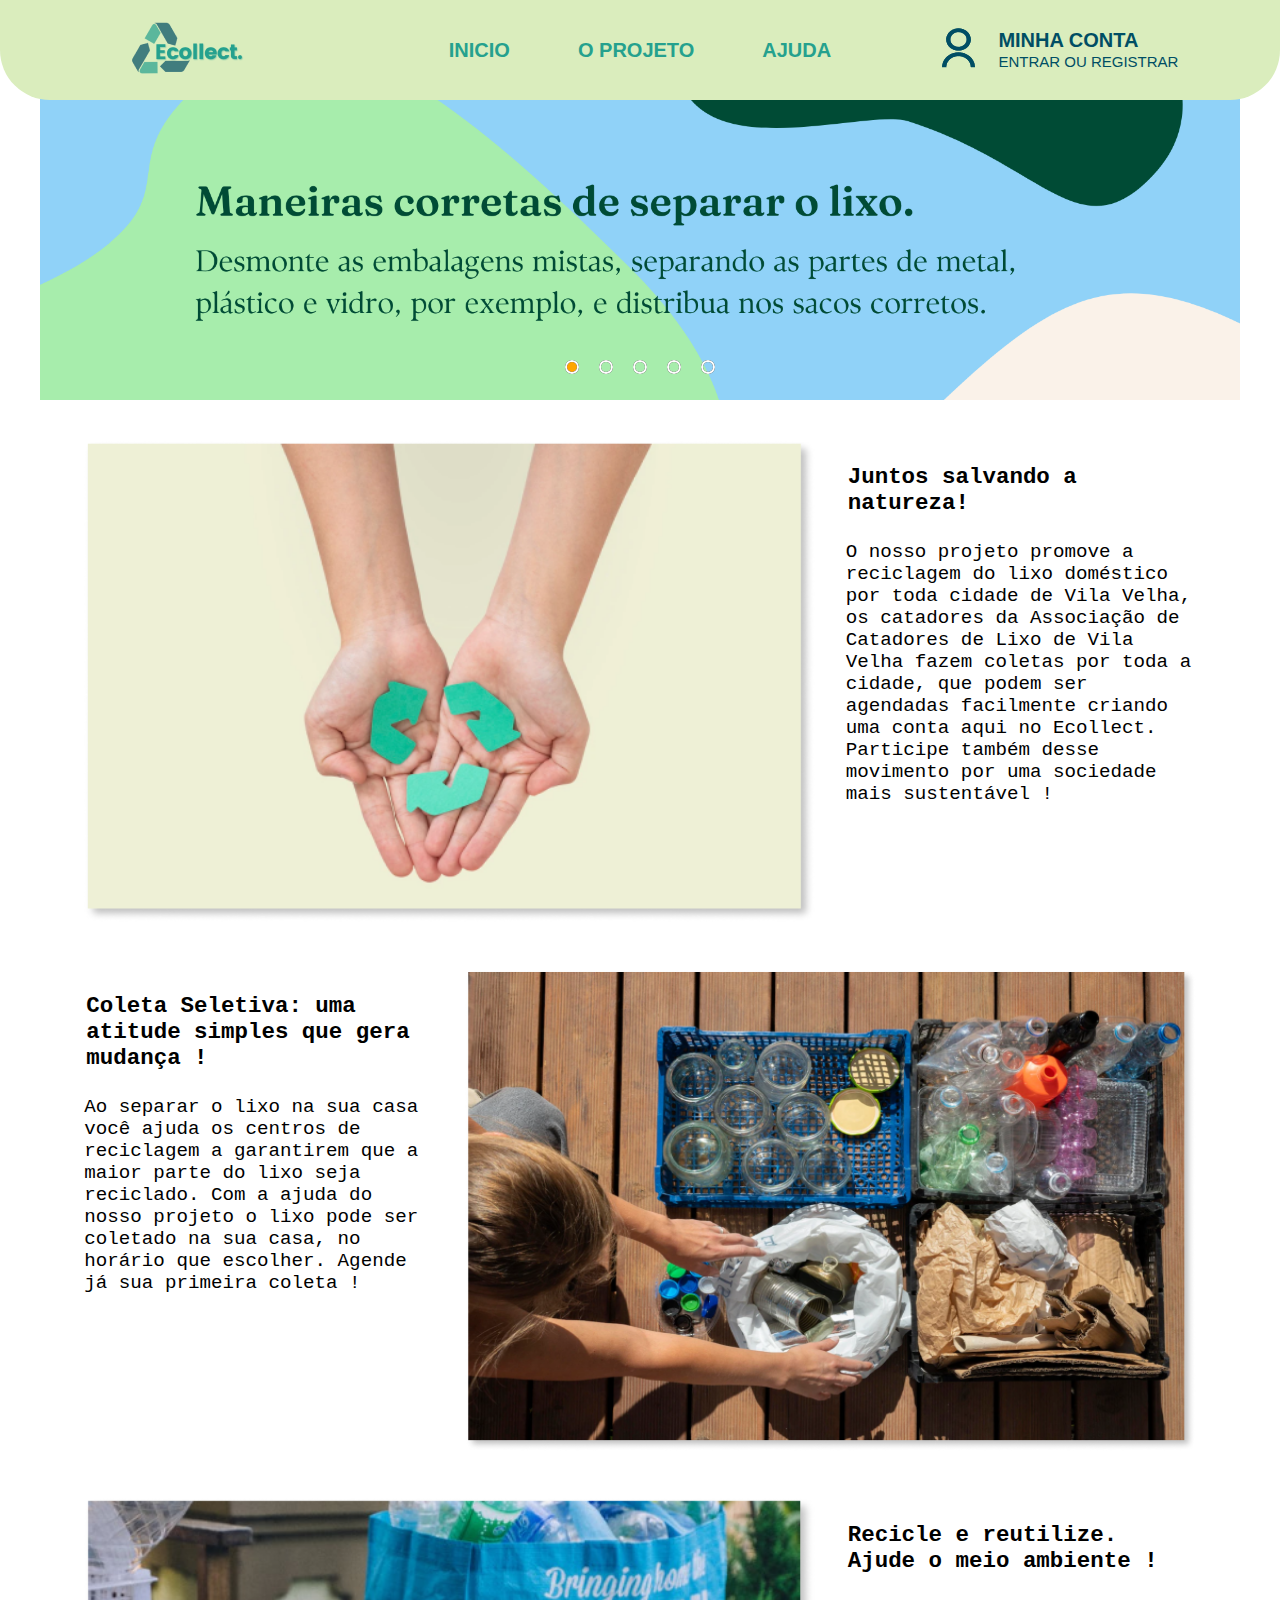
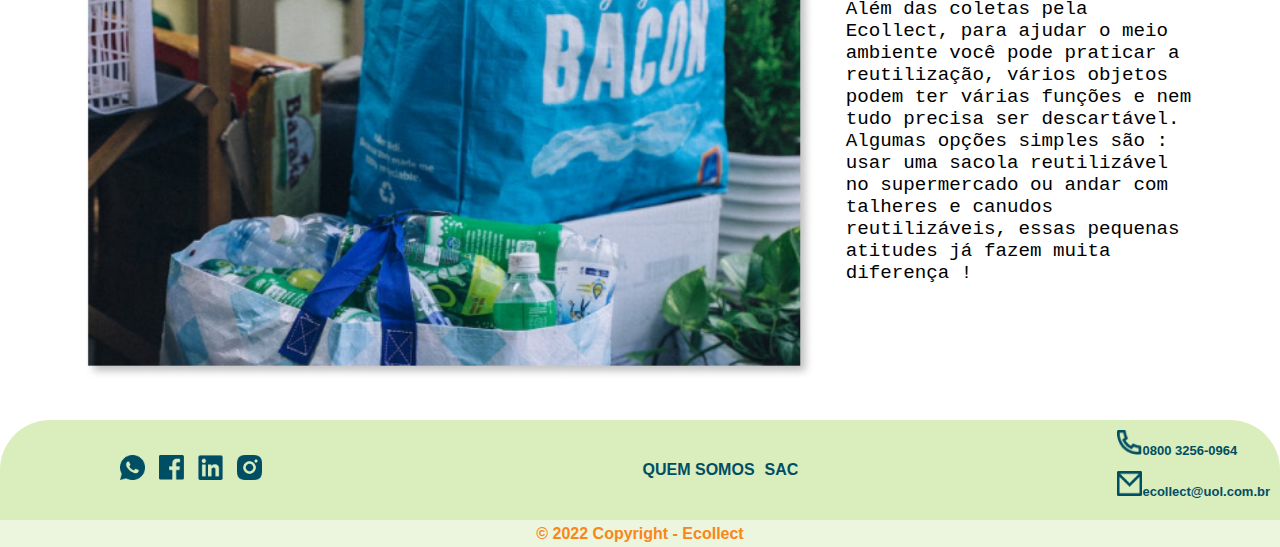
<file: index.html>
<!DOCTYPE html>
<html>

<head>
	<meta charset="utf-8">
	<meta name="viewport" content="width=device-width">
	<title>Ecollect</title>
	<link href="style.css" rel="stylesheet" type="text/css" />
  
</head>

<body>
	<!--header-->
	<header id="main_header">
		<a href="index.html"><img id="logo" src="imagens/logo.png" /></a>
		<div id="nav_header">
			<a href="index.html" id="nav_inicio">Inicio</a>
			<a href="index2.html" id="nav_o_projeto">O Projeto</a>
			<a href="pagina_de_ajuda" id="nav_ajuda">Ajuda</a>
		</div>
		<!--Div Entrar ou registrar-->
		<section>
<a href="cadastro.html">
	
		<div  id="minha_conta">
      		<div id="conta">
				<img src="imagens/login.png" id="icone_minha_conta" />
				<div id="nav_minha_conta">Minha Conta</div>
				<div id="nav_entrar_ou_registrar">Entrar ou Registrar</div>
      		</div> 
		</div>
</a>
</section>
	</header>

	<main>
		<!-- slider -->

		<div class="slider">

			<div class="slides">
				<!--radio buttons-->

				<input type="radio" name="radio-btn" id="radio1">
				<input type="radio" name="radio-btn" id="radio2">
				<input type="radio" name="radio-btn" id="radio3">
				<input type="radio" name="radio-btn" id="radio4">
				<input type="radio" name="radio-btn" id="radio5">

				<!-- Fim radio buttons-->

				<!--Slide imagens-->
				<div class="slide first">
					<img src="imagens/1.png" alt="Imagem de como separar seu lixo 1">
				</div>

				<div class="slide">
					<img src="imagens/2.png" alt="Imagem de como separar seu lixo 2">
				</div>

				<div class="slide">
					<img src="imagens/3.png" alt="Imagem de como separar seu lixo 3">
				</div>

				<div class="slide">
					<img src="imagens/4.png" alt="Imagem de como separar seu lixo 4">
				</div>

				<div class="slide">
					<img src="imagens/5.png" alt="Imagem de como separar seu lixo 5">
				</div>
				<!--Fim do slide imagens-->

				<!--Navegação automática-->
				<div class="nav-auto">
					<div class="auto-btn1"></div>
					<div class="auto-btn2"></div>
					<div class="auto-btn3"></div>
					<div class="auto-btn4"></div>
					<div class="auto-btn5"></div>
				</div>


			</div>

        <div class="nav-manual">
				<label for="radio1" class="manual-btn"></label>
				<label for="radio2" class="manual-btn"></label>
				<label for="radio3" class="manual-btn"></label>
				<label for="radio4" class="manual-btn"></label>
				<label for="radio5" class="manual-btn"></label>
        </div>
		</div>




		<!-- GRID -->
		<section>
			<div class=grid-position>
				<div class="container-grid">

					<div class="griditem griditem1">
						<a href="europa.html"><img class="gridimg" src="imagens/img_grid_1.png"
								rel="mão com simbolo da reciclagem"></a>
					</div>

					<div class="griditem griditem2">
						<h3>Juntos salvando a natureza!</h3>
						<p>
							O nosso projeto promove a reciclagem do lixo doméstico por toda cidade de Vila Velha, os
							catadores da Associação de Catadores de Lixo de Vila Velha fazem coletas por toda a cidade,
							que podem ser agendadas facilmente criando uma conta aqui no Ecollect. Participe também
							desse movimento por uma sociedade mais sustentável !
						</p>
					</div>

					<div class="griditem griditem3">

						<h3>Coleta Seletiva: uma atitude simples que gera mudança !</h3>

						<p>
							Ao separar o lixo na sua casa você ajuda os centros de reciclagem a garantirem que a maior
							parte do lixo seja reciclado. Com a ajuda do nosso projeto o lixo pode ser coletado na sua
							casa, no horário que escolher. Agende já sua primeira coleta !
						</p>
					</div>

					<div class="griditem griditem4">
						<a href="asia.html" rel="Pagina sobre tailandia">
							<img class="gridimg" src="imagens/img_grid_2.png" rel="viagem">
						</a>
					</div>

					<div class="griditem griditem5">
						<a href="**">
							<img class="gridimg" src="imagens/img_grid_3.png" rel="idioma">
						</a>
					</div>

					<div class="griditem griditem6">
						<h3>Recicle e reutilize. Ajude o meio ambiente !</h3>
						<p>
							Além das coletas pela Ecollect, para ajudar o meio ambiente você pode praticar a
							reutilização, vários objetos podem ter várias funções e nem tudo precisa ser descartável.
							Algumas opções simples são : usar uma sacola reutilizável no supermercado ou andar com
							talheres e canudos reutilizáveis, essas pequenas atitudes já fazem muita diferença !

						</p>
					</div>
				</div>
			</div>
		</section>
		<!-- Fim da grid -->
	</main>
<!-- footer -->
	<footer>
		
		 <div class="conteudo-footer">
			<div class="redes-sociais">
			<a href="https://www.whatsapp.com/?lang=pt_br"><img src="imagens/whatsapp.png"></a>
			<a href="https://www.facebook.com/"><img src="imagens/facebook.png"></a>
			<a href="https://www.linkedin.com/"><img src="imagens/linkedin.png"></a>
			<a href="https://www.instagram.com/"><img src="imagens/instagram.png"></a>
			</div>
			<div class="texto-footer">
				<div class="textos">
					<p>QUEM SOMOS</p>
					<p>SAC</p>
				</div>
			</div>
			<div class="contato">
				<div class="telefone">
					<img src="imagens/telefone.png">
					<p>0800 3256-0964</p>
				</div>
				<div class="email">
					<img src="imagens/email.png">
					<p>ecollect@uol.com.br</p>
				</div>
			</div>
		</div>
		<div class="barra-inferior">
			<p>© 2022 Copyright - Ecollect</p>
		</div> 
	</footer>

	<script src="script.js"></script>
</body>

</html>
</file>
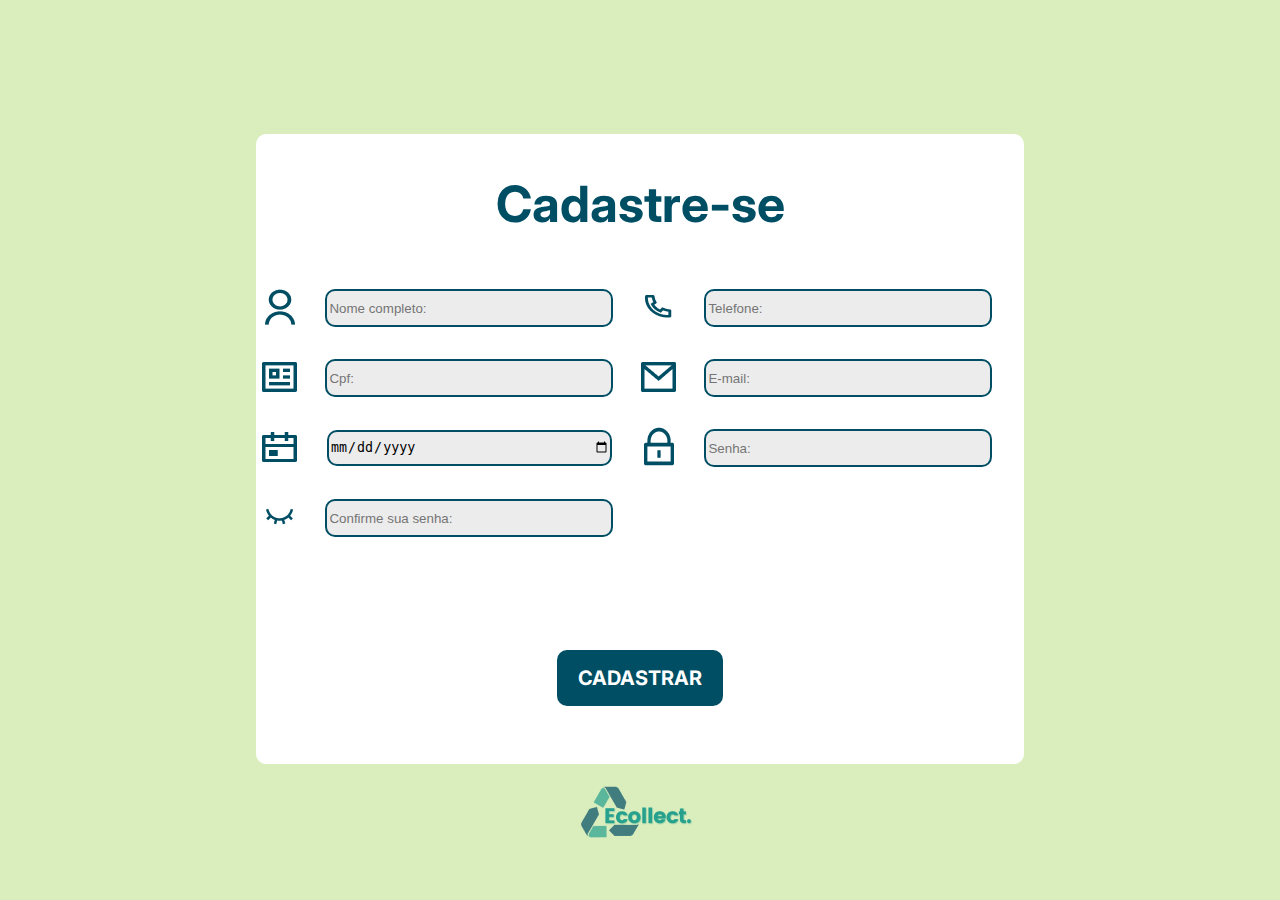
<file: cadastro.html>
<!DOCTYPE html>
<html>

<head>
	<meta charset="utf-8">
	<meta name="viewport" content="width=device-width">
	<title>Ecollect</title>
	<link href="cadastro.css" rel="stylesheet" type="text/css" />
</head>

<body>

	<header id="main_header">

	</header>

	<main>
		<div class="box">

			<h1>Cadastre-se</h1>

			<section class="container-grid">

				<div class="griditem griditem1 imgg"> <img src="imagens/name.png">
				</div>

				<div class="griditem griditem2">
					<input type="text" id="nome" placeholder="Nome completo:" />
				</div>

				<div class="griditem griditem3 imgg"> <img src="imagens/telefone.png">
				</div>

				<div class="griditem griditem4">
					<input type="text" id="tel" placeholder="Telefone:" />
				</div>

				<div class="griditem griditem5 imgg">
					<img src="imagens/cpf.png">
				</div>

				<div class="griditem griditem6">
					<input type="text" id="cpf" placeholder="Cpf:" />
				</div>

				<div class="griditem griditem7 imgg">
					<img src="imagens/email.png">
				</div>

				<div class="griditem griditem8">
					<input type="email" id="email" placeholder="E-mail:" />
				</div>

				<div class="griditem griditem9 imgg">
					<img src="imagens/birth_age.png">
				</div>

				<div class="griditem griditem10">
					<input type="date" id="data" placeholder="Data de nascimento:" />
				</div>

				<div class="griditem griditem11 imgg">
					<img src="imagens/senha.png">
				</div>

				<div class="griditem griditem12">
					<input type= " senha" id="senha" placeholder="Senha:" />
				</div>

				<div class="griditem griditem13 imgg">
					<img src="imagens/senha_confirm.png">
				</div>

				<div class="griditem griditem14">
					<input type="text" id="confirma" placeholder="Confirme sua senha:" />
				</div>

		</section> 
		<!-- Final da grid -->

		<a href="confirmacao.html"> 
		<div class="button"> 
			<button type="submit">Cadastrar</button>
		</div>
		</a>
		
		
		</div>

	</main>

	<br>

	<footer>

		<a href="index.html"><img id="logo" src="imagens/logo.png" /></a>

	</footer>



</body>
</file>
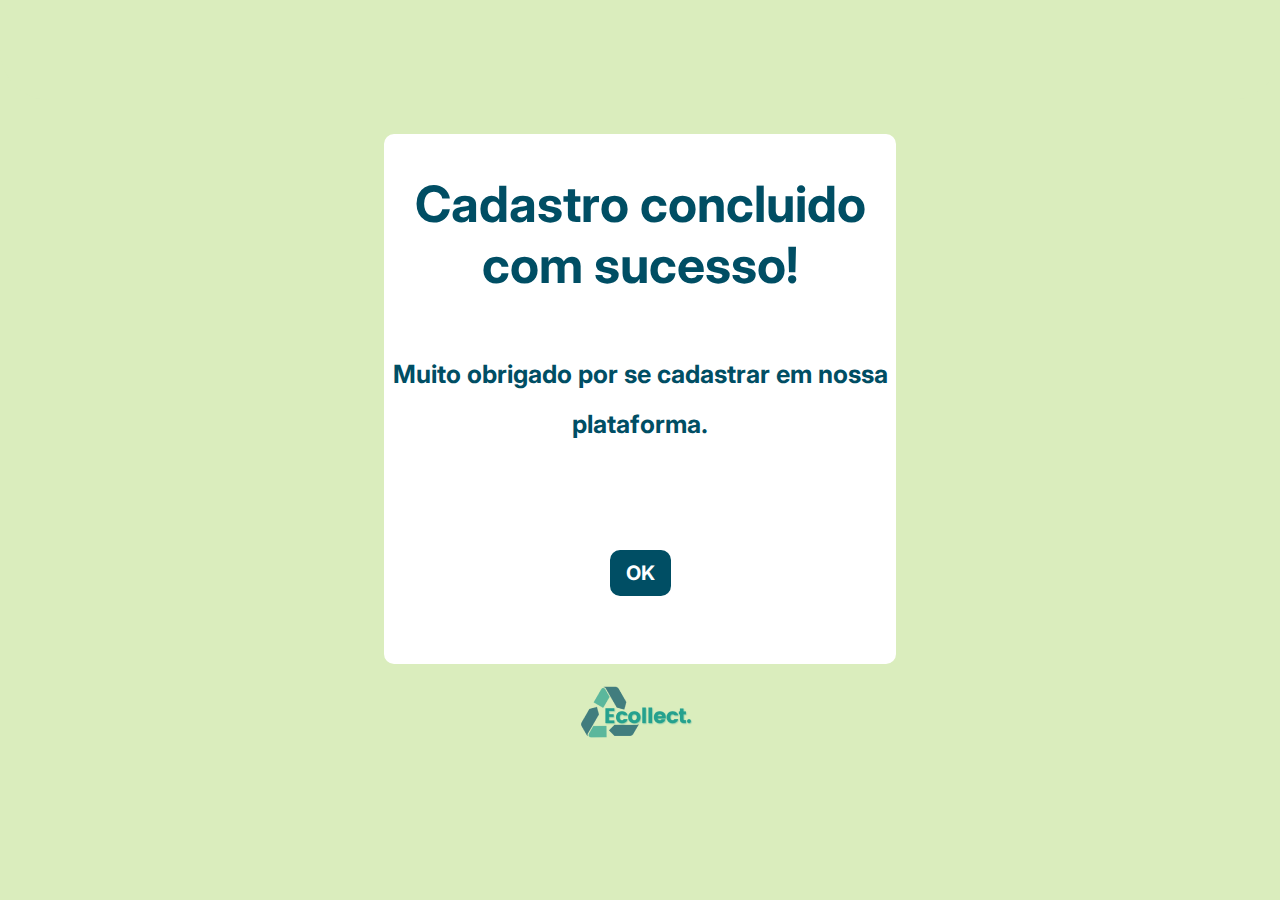
<file: confirmacao.html>
<!DOCTYPE html>
<html>

<head>
	<meta charset="utf-8">
	<meta name="viewport" content="width=device-width">
	<title>Ecollect</title>
	<link href="confirmacao.css" rel="stylesheet" type="text/css" />
</head>

<body>

	<header id="main_header">

	</header>

	<main>
		<div class="box">

			<h1>Cadastro concluido com sucesso!</h1>
            <h2>Muito obrigado por se cadastrar em nossa plataforma.</h2>
		
		
        <a href="home log.html">
		<div class="button">
			<button type="submit">Ok</button>
		</div>
        </a>

		</div>

	</main>

	<br>

	<footer>

		<a href="index.html"><img id="logo" src="imagens/logo.png" /></a>

	</footer>

</body>
</file>
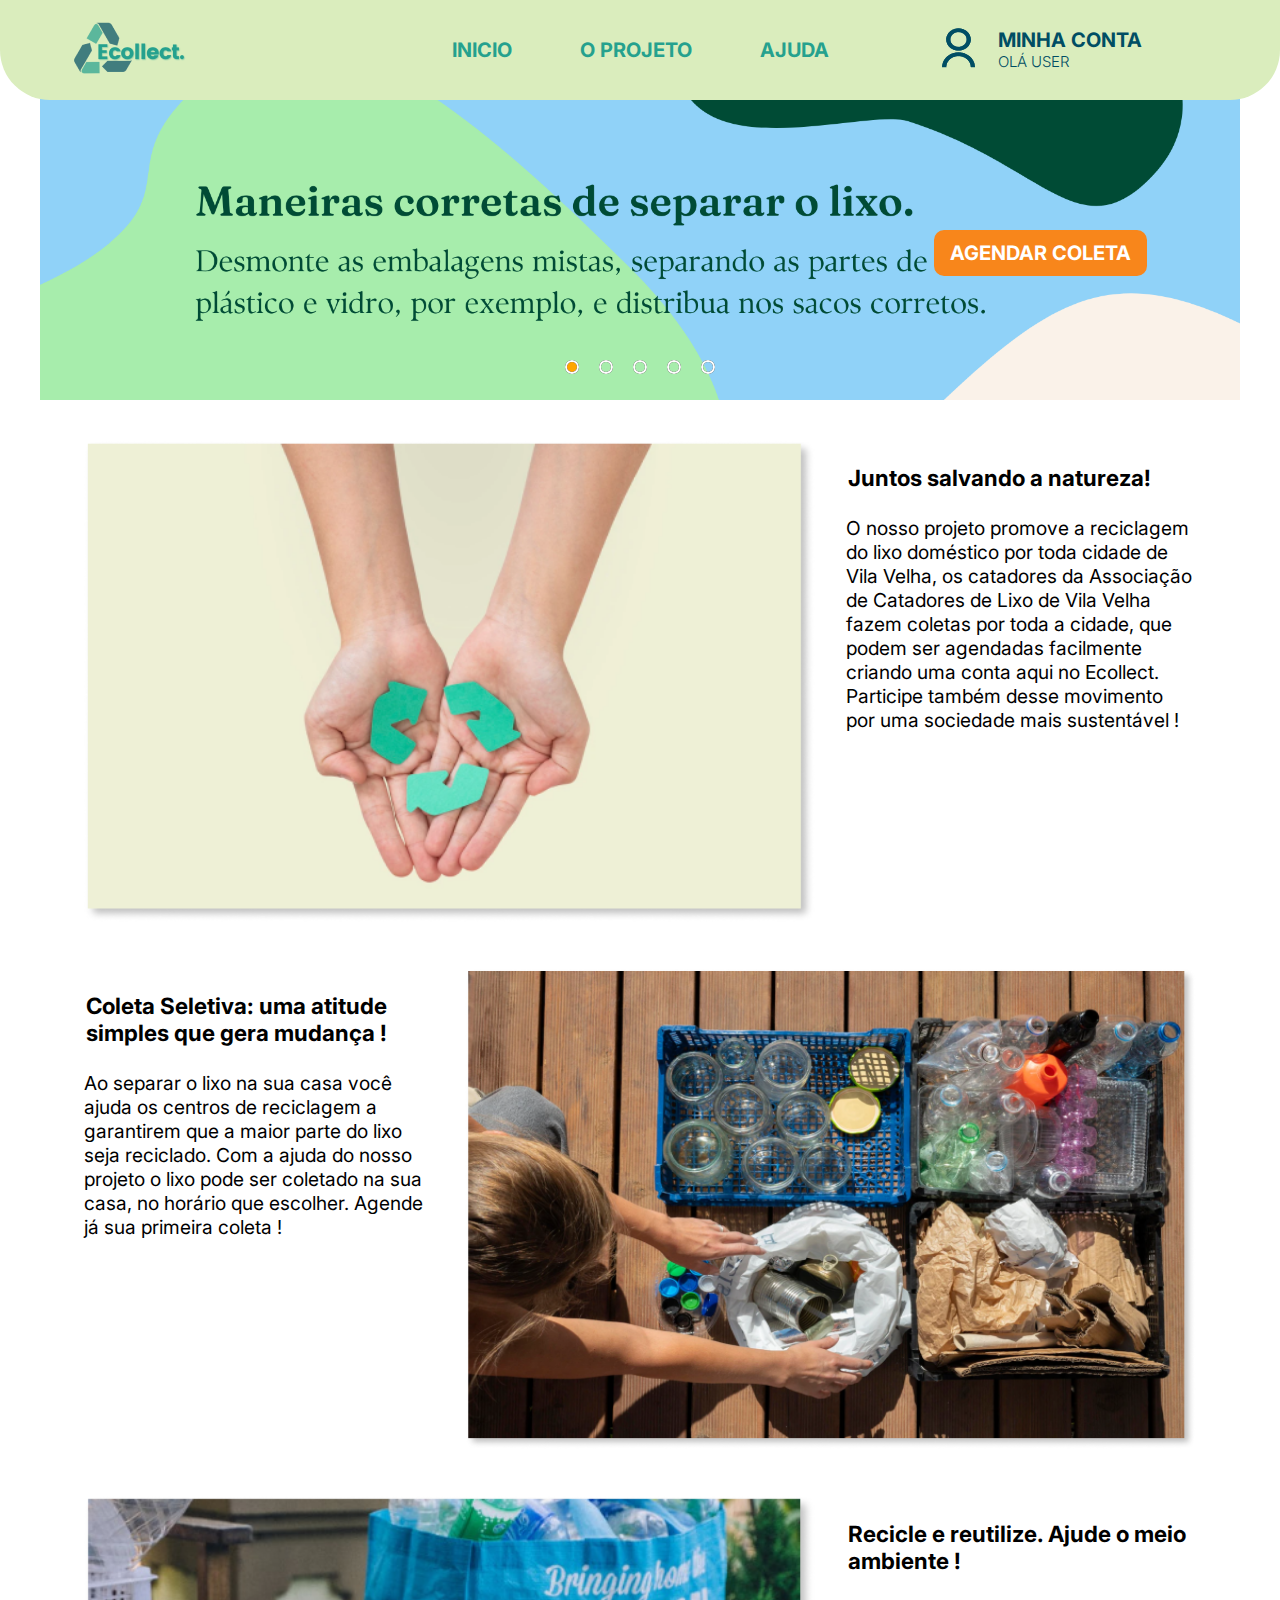
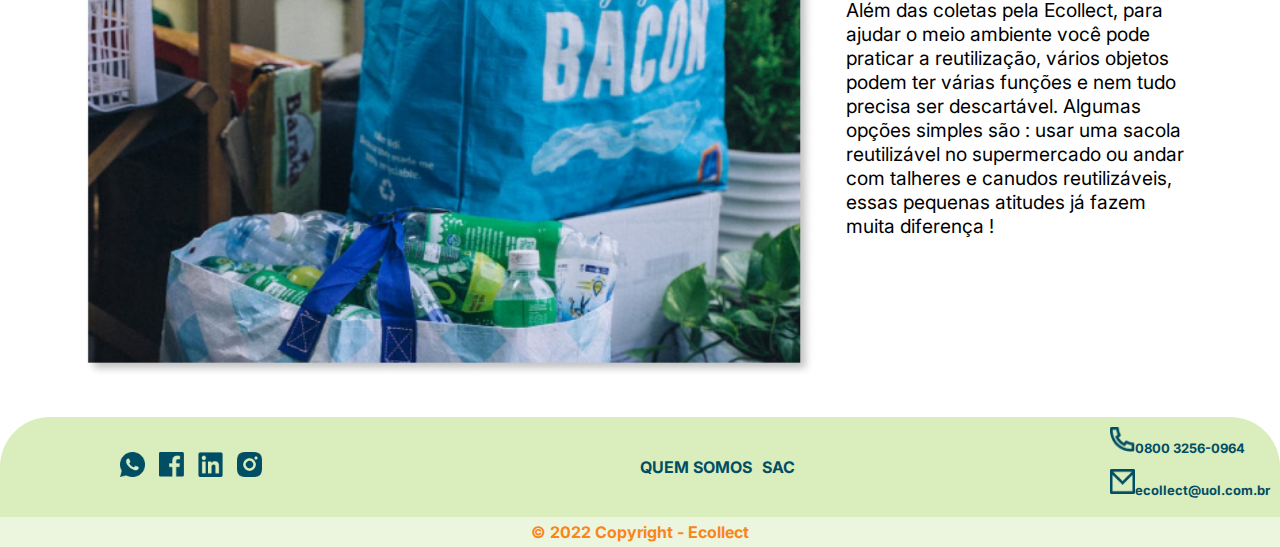
<file: home log.html>
<!DOCTYPE html>
<html>

<head>
	<meta charset="utf-8">
	<meta name="viewport" content="width=device-width">
	<title>Ecollect</title>
	<link href="home log.css" rel="stylesheet" type="text/css" />
  
</head>

<body>
	<!--header-->
	<header id="main_header">
		<a href="home log.html"><img id="logo" src="imagens/logo.png" /></a>
		<div id="nav_header">
			<a href="home log.html" id="nav_inicio">Inicio</a>
			<a href="oprojeto log.html" id="nav_o_projeto">O Projeto</a>
			<a href="pagina_de_ajuda" id="nav_ajuda">Ajuda</a>
		</div>
		<!--Div Entrar ou registrar-->
		<section>
        
		
		<a href="minha-conta.html">
		<div  id="minha_conta">
      		<div id="conta">
				<img src="imagens/login.png" id="icone_minha_conta" />
				<div id="nav_minha_conta">Minha Conta</div>
				<div id="nav_entrar_ou_registrar">Olá user</div>
      		</div> 
		</div>
</a>
</section>
	</header>

	<main>
		<!-- slider -->

		<div class="coleta">

			
			<div class="button">
				<button type="submit">Agendar coleta</button>
			</div>
			
		</div>

		<div class="slider">

			<div class="slides">
				<!--radio buttons-->

				<input type="radio" name="radio-btn" id="radio1">
				<input type="radio" name="radio-btn" id="radio2">
				<input type="radio" name="radio-btn" id="radio3">
				<input type="radio" name="radio-btn" id="radio4">
				<input type="radio" name="radio-btn" id="radio5">

				<!-- Fim radio buttons-->

				<!--Slide imagens-->
				<div class="slide first">
					<img src="imagens/1.png" alt="Imagem de como separar seu lixo 1">
				</div>

				<div class="slide">
					<img src="imagens/2.png" alt="Imagem de como separar seu lixo 2">
				</div>

				<div class="slide">
					<img src="imagens/3.png" alt="Imagem de como separar seu lixo 3">
				</div>

				<div class="slide">
					<img src="imagens/4.png" alt="Imagem de como separar seu lixo 4">
				</div>

				<div class="slide">
					<img src="imagens/5.png" alt="Imagem de como separar seu lixo 5">
				</div>
				<!--Fim do slide imagens-->

				<!--Navegação automática-->
				<div class="nav-auto">
					<div class="auto-btn1"></div>
					<div class="auto-btn2"></div>
					<div class="auto-btn3"></div>
					<div class="auto-btn4"></div>
					<div class="auto-btn5"></div>
				</div>


			</div>

        <div class="nav-manual">
				<label for="radio1" class="manual-btn"></label>
				<label for="radio2" class="manual-btn"></label>
				<label for="radio3" class="manual-btn"></label>
				<label for="radio4" class="manual-btn"></label>
				<label for="radio5" class="manual-btn"></label>
        </div>
		</div>




		<!-- GRID -->
		<section>
			<div class=grid-position>
				<div class="container-grid">

					<div class="griditem griditem1">
						<a href="#"><img class="gridimg" src="imagens/img_grid_1.png"
								rel="mão com simbolo da reciclagem"></a>
					</div>

					<div class="griditem griditem2">
						<h3>Juntos salvando a natureza!</h3>
						<p>
							O nosso projeto promove a reciclagem do lixo doméstico por toda cidade de Vila Velha, os
							catadores da Associação de Catadores de Lixo de Vila Velha fazem coletas por toda a cidade,
							que podem ser agendadas facilmente criando uma conta aqui no Ecollect. Participe também
							desse movimento por uma sociedade mais sustentável !
						</p>
					</div>

					<div class="griditem griditem3">

						<h3>Coleta Seletiva: uma atitude simples que gera mudança !</h3>

						<p>
							Ao separar o lixo na sua casa você ajuda os centros de reciclagem a garantirem que a maior
							parte do lixo seja reciclado. Com a ajuda do nosso projeto o lixo pode ser coletado na sua
							casa, no horário que escolher. Agende já sua primeira coleta !
						</p>
					</div>

					<div class="griditem griditem4">
						<a href="#" rel="Pagina sobre tailandia">
							<img class="gridimg" src="imagens/img_grid_2.png" rel="viagem">
						</a>
					</div>

					<div class="griditem griditem5">
						<a href="#">
							<img class="gridimg" src="imagens/img_grid_3.png" rel="idioma">
						</a>
					</div>

					<div class="griditem griditem6">
						<h3>Recicle e reutilize. Ajude o meio ambiente !</h3>
						<p>
							Além das coletas pela Ecollect, para ajudar o meio ambiente você pode praticar a
							reutilização, vários objetos podem ter várias funções e nem tudo precisa ser descartável.
							Algumas opções simples são : usar uma sacola reutilizável no supermercado ou andar com
							talheres e canudos reutilizáveis, essas pequenas atitudes já fazem muita diferença !

						</p>
					</div>
				</div>
			</div>
		</section>
		<!-- Fim da grid -->
	</main>
<!-- footer -->
	<footer>
		
		 <div class="conteudo-footer">
			<div class="redes-sociais">
			<a href="https://www.whatsapp.com/?lang=pt_br"><img src="imagens/whatsapp.png"></a>
			<a href="https://www.facebook.com/"><img src="imagens/facebook.png"></a>
			<a href="https://www.linkedin.com/"><img src="imagens/linkedin.png"></a>
			<a href="https://www.instagram.com/"><img src="imagens/instagram.png"></a>
			</div>
			<div class="texto-footer">
				<div class="textos">
					<p>QUEM SOMOS</p>
					<p>SAC</p>
				</div>
			</div>
			<div class="contato">
				<div class="telefone">
					<img src="imagens/telefone.png">
					<p>0800 3256-0964</p>
				</div>
				<div class="email">
					<img src="imagens/email.png">
					<p>ecollect@uol.com.br</p>
				</div>
			</div>
		</div>
		<div class="barra-inferior">
			<p>© 2022 Copyright - Ecollect</p>
		</div> 
	</footer>

	<script src="script.js"></script>
</body>

</html>
</file>
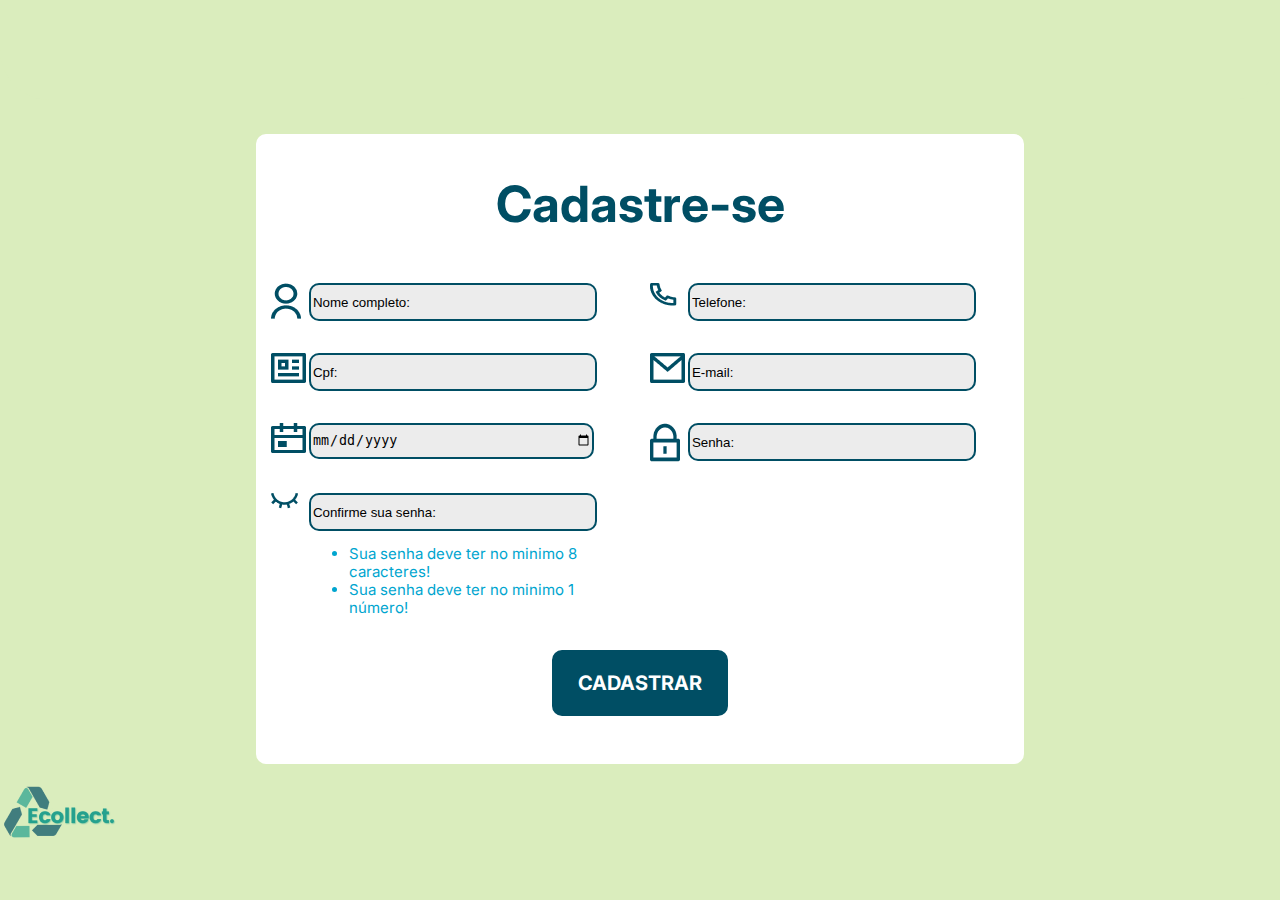
<file: index3.html>
<!DOCTYPE html>
<html>

<head>
	<meta charset="utf-8">
	<meta name="viewport" content="width=device-width">
	<title>Ecollect</title>
	<link href="style3.css" rel="stylesheet" type="text/css" />
</head>

<body>

	<header id="main_header">

	</header>

	<main>
		<div class="box">

			<h1>Cadastre-se</h1>

			<section class="container-grid">

				<div class="griditem griditem1 imgg"> <img src="imagens/name.png">
				</div>

				<div class="griditem griditem2">
					<input type="text" id="nome" value="Nome completo:" />
				</div>

				<div class="griditem griditem3 imgg"> <img src="imagens/telefone.png">
				</div>

				<div class="griditem griditem4">
					<input type="text" id="tel" value="Telefone:" />
				</div>

				<div class="griditem griditem5 imgg">
					<img src="imagens/cpf.png">
				</div>

				<div class="griditem griditem6">
					<input type="text" id="cpf" value="Cpf:" />
				</div>

				<div class="griditem griditem7 imgg">
					<img src="imagens/email.png">
				</div>

				<div class="griditem griditem8">
					<input type="email" id="email" value="E-mail:" />
				</div>

				<div class="griditem griditem9 imgg">
					<img src="imagens/birth_age.png">
				</div>

				<div class="griditem griditem10">
					<input type="date" id="data" value="Data de nascimento:" />
				</div>

				<div class="griditem griditem11 imgg">
					<img src="imagens/senha.png">
				</div>

				<div class="griditem griditem12">
					<input type= " senha" id="senha" value="Senha:" />
		</div>

		<div class="griditem griditem13 imgg">
			<img src="imagens/senha_confirm.png">
		</div>

		<div class="griditem griditem14">
			<input type="text" id="confirma" value="Confirme sua senha:" />
			<ul>
				<li>Sua senha deve ter no minimo 8 caracteres!</li>
				<li>Sua senha deve ter no minimo 1 número!</li>
			</ul>
		</div>



		</section> <!-- Final da grid -->

		<div class="button">
			<button type="submit">Cadastrar</button>
		</div>

		</div>

	</main>

	<br>

	<footer>

		<a href="index.html"><img id="logo" src="imagens/logo.png" /></a>

	</footer>



</body>
</file>
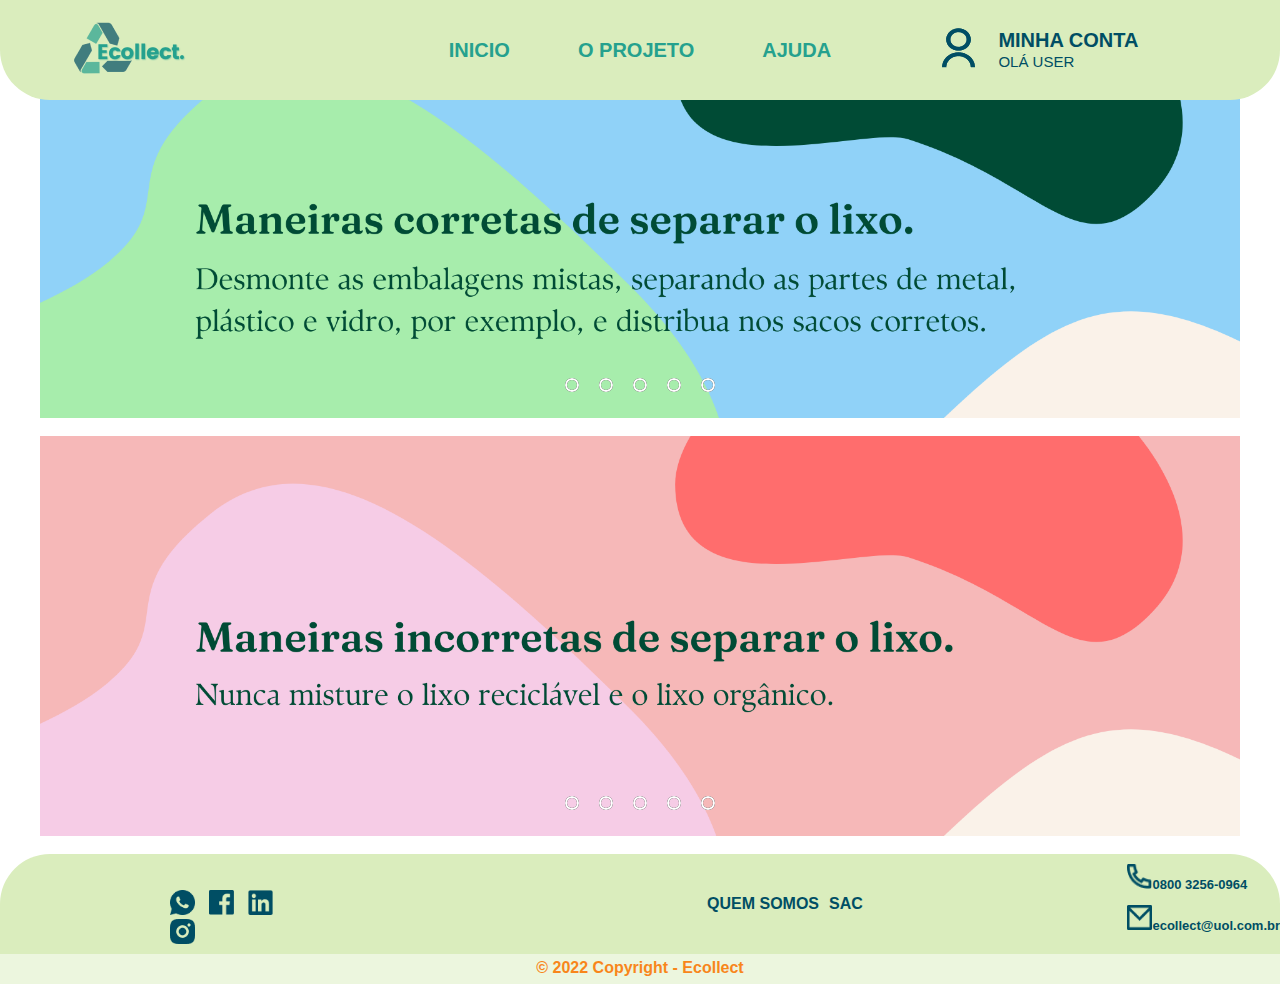
<file: oprojeto log.html>
<!DOCTYPE html>
<html>

<head>
	<meta charset="utf-8">
	<meta name="viewport" content="width=device-width">
	<title>Ecollect</title>
	<link href="oprojeto.css" rel="stylesheet" type="text/css" />
  
</head>

<body>
	<!--header-->
	<header id="main_header">
		<a href="home log.html"><img id="logo" src="imagens/logo.png" /></a>
		<div id="nav_header">
			<a href="home log.html" id="nav_inicio">Inicio</a>
			<a href="oprojeto log.html" id="nav_o_projeto">O Projeto</a>
			<a href="pagina_de_ajuda" id="nav_ajuda">Ajuda</a>
		</div>
		<div id="minha_conta">
      <div id="conta">
			  <a href="pagina_de_login">
				<img src="imagens/login.png" id="icone_minha_conta" />
				<span id="nav_minha_conta">Minha Conta</span>
				<span id="nav_entrar_ou_registrar">Olá user</span></a>
      </div> 
		</div>
	</header>
<br>
	<main>
		<!-- slider1 -->
		<section>
		<div class="slider">

			<div class="slides">
				<!--radio buttons-->

				<input type="radio" name="radio-btn" id="radio1">
				<input type="radio" name="radio-btn" id="radio2">
				<input type="radio" name="radio-btn" id="radio3">
				<input type="radio" name="radio-btn" id="radio4">
				<input type="radio" name="radio-btn" id="radio5">

				<!-- Fim radio buttons-->

				<!--Slide imagens-->
				<div class="slide first">
					<img src="imagens/1.png" alt="Imagem de como separar seu lixo 1">
				</div>

				<div class="slide">
					<img src="imagens/2.png" alt="Imagem de como separar seu lixo 2">
				</div>

				<div class="slide">
					<img src="imagens/3.png" alt="Imagem de como separar seu lixo 3">
				</div>

				<div class="slide">
					<img src="imagens/4.png" alt="Imagem de como separar seu lixo 4">
				</div>

				<div class="slide">
					<img src="imagens/5.png" alt="Imagem de como separar seu lixo 5">
				</div>
				<!--Fim do slide imagens-->

				<!--Navegação automática-->
				<div class="nav-auto">
					<div class="auto-btn1"></div>
					<div class="auto-btn2"></div>
					<div class="auto-btn3"></div>
					<div class="auto-btn4"></div>
					<div class="auto-btn5"></div>
				</div>


			</div>

        <div class="nav-manual">
				<label for="radio1" class="manual-btn"></label>
				<label for="radio2" class="manual-btn"></label>
				<label for="radio3" class="manual-btn"></label>
				<label for="radio4" class="manual-btn"></label>
				<label for="radio5" class="manual-btn"></label>
        </div>
		</div>


	</section>


    <br>

    
    <!-- slider2 -->
		<section>
		<div class="slider2">

			<div class="slides2">
				<!--radio buttons-->

				<input type="radio" name="radio-btn" id="radio6">
				<input type="radio" name="radio-btn" id="radio7">
				<input type="radio" name="radio-btn" id="radio8">
				<input type="radio" name="radio-btn" id="radio9">
				<input type="radio" name="radio-btn" id="radio10">

				<!-- Fim radio buttons-->

				<!--Slide imagens-->
				<div class="slide2 first2">
					<img src="imagens/6.png" alt="Imagem de como separar seu lixo 1">
				</div>

				<div class="slide2">
					<img src="imagens/7.png" alt="Imagem de como separar seu lixo 2">
				</div>

				<div class="slide2">
					<img src="imagens/8.png" alt="Imagem de como separar seu lixo 3">
				</div>

				<div class="slide2">
					<img src="imagens/9.png" alt="Imagem de como separar seu lixo 4">
				</div>

				<div class="slide2">
					<img src="imagens/10.png" alt="Imagem de como separar seu lixo 5">
				</div>
				<!--Fim do slide imagens-->

				<!--Navegação automática-->
				<div class="nav-auto2">
					<div class="auto-btn6"></div>
					<div class="auto-btn7"></div>
					<div class="auto-btn8"></div>
					<div class="auto-btn9"></div>
					<div class="auto-btn10"></div>
				</div>


			</div>

        <div class="nav-manual2">
				<label for="radio6" class="manual-btn2"></label>
				<label for="radio7" class="manual-btn2"></label>
				<label for="radio8" class="manual-btn2"></label>
				<label for="radio9" class="manual-btn2"></label>
				<label for="radio10" class="manual-btn2"></label>
        </div>
		</div>

	</section>
	</main>

<br>
  
	<footer>
    
		<div class="conteudo-footer">
			<div class="redes-sociais">
				<img src="imagens/whatsapp.png">
				<img src="imagens/facebook.png">
				<img src="imagens/linkedin.png">
				<img src="imagens/instagram.png">
			</div>
			<div class="texto-footer">
				<div class="textos">
					<p>QUEM SOMOS</p>
					<p>SAC</p>
				</div>
			</div>
			<div class="contato">
				<div class="telefone">
					<img src="imagens/telefone.png">
					<p>0800 3256-0964</p>
				</div>
				<div class="email">
					<img src="imagens/email.png">
					<p>ecollect@uol.com.br</p>
				</div>
			</div>
		</div>
		<div class="barra-inferior">
			<p>© 2022 Copyright - Ecollect</p>
		</div>
    
	</footer>

</body>

</html>
</file>
<file: style.css>
html, body {
  	height: 100%;
  	width: 100%;
	  margin: 0;
	  padding: 0;
}

/* HEADER */
#main_header {
	height: 100px;
	width: 100%;
	background: rgb(218,237,189);
	border-bottom-left-radius: 50px;
	border-bottom-right-radius: 50px;
  position: fixed;
  z-index: 1;
}
#logo {
    padding-top: 18px;
    padding-left:10%;
} 


#nav_header {
  text-align: center;
	width: 100%;
	top:0;
	position: absolute;
	padding-top: 38px;
}

#nav_inicio {
    padding-right: 5%;
    font-family: 'Inter', sans-serif;
    font-style: normal;
    font-weight: 700;
    font-size: 20px;
    line-height: 24px;
    text-transform: uppercase;
    text-decoration: none;
    color: #25A18E;
}
#nav_inicio:hover {
    color: #F8861B;
}

#nav_o_projeto {
    padding-right: 5%;
    font-family: 'Inter', sans-serif;
    font-style: normal;
    font-weight: 700;
    font-size: 20px;
    line-height: 24px;
    text-transform: uppercase;
    text-decoration: none;
    color: #25A18E;
}
#nav_o_projeto:hover {
    color: #F8861B;
}

#nav_ajuda {
    font-family: 'Inter', sans-serif;
    font-style: normal;
    font-weight: 700;
    font-size: 20px;
    line-height: 24px;
    text-transform: uppercase;
    text-decoration: none;
    color: #25A18E;
}
#nav_ajuda:hover {
    color: #F8861B;
}

#minha_conta {
    position: absolute;
    width: 30%;
    left: 72%;
    top: 28px;
}

#icone_minha_conta {
    position: absolute;
    background: url("../imagens/login.png");
    width: 35px;
    right: 85.78%;
    top: 2.22%;
    bottom: 8.89%;
}


#nav_minha_conta {
    position: absolute;
    left: 20%;
    right: 11.01%;
    top: 0%;
    font-family: 'Inter', sans-serif;
    font-weight: 700;
    font-style: normal;
    font-size: 20px;
    line-height: 24px;
    text-transform: uppercase;
    color: #004E64;
}


#nav_entrar_ou_registrar {
    position: absolute;
    left: 20%;
    right: 0%;
    bottom: 0%;
	  top: 25px;
    font-family: 'Inter', sans-serif;
    font-style: normal;
    font-weight: 300;
    font-size: 15px;
    line-height: 18px;
    text-transform: uppercase;
    color: #004E64;
}



/* FIM DO HEADER */

/* Inicio slider */

.slider{
  margin: 0 auto;
  width: 1200px;
  height: 400px;
  overflow: hidden;
  
  
}

.slides{
  width: 400%;
  height: 400px;
  display: flex;
}

.slides input {
  display: none;
}

.slide{
  width: 25%;
  position: relative;
}

.slide img{
  width: 1200px;
}

.nav-manual{
  position: absolute;
  width: 1200px;
  margin-top: -40px;
  display: flex;
  justify-content: center;
}

.manual-btn {
  border: 2px solid  #ffffff;
  padding: 5px;
  border-radius: 10px;
  cursor: pointer;
  transition: 1s;
}

.manual-btn{
  margin-right: 10px;
  margin-left: 10px;
}

.manual-btn:hover{
  background-color: orange;
}

#radio1:checked ~ .first {
  margin-left: 0;
}

#radio2:checked ~ .first {
  margin-left: -25%;
}

#radio3:checked ~ .first {
  margin-left: -50%;
}

#radio4:checked ~ .first {
  margin-left: -75%;
}

#radio5:checked ~ .first {
  margin-left: -100%;
}

.nav-auto div{
  border: 2px solid black;
  padding: 5px;
  border-radius: 10px;
  cursor: pointer;
  transition: 1s;
}

.nav-auto{
  position: absolute;
  width: 1200px;
  margin-top: 360px;
  display: flex;
  justify-content: center;
}

.nav-auto div{
  margin-right: 10px;
  margin-left: 10px;

}

#radio1:checked ~ .nav-auto .auto-btn1{
  background-color: orange;
}

#radio2:checked ~ .nav-auto .auto-btn2{
  background-color: orange;
}

#radio3:checked ~ .nav-auto .auto-btn3{
  background-color: orange;
}

#radio4:checked ~ .nav-auto .auto-btn4{
  background-color: orange;
}

#radio5:checked ~ .nav-auto .auto-btn5{
  background-color: orange;
}


/* Final slider */


/* GRID */
.container-grid {
    width: 80%;
    height: 60%;
    display: grid;
    grid-template-columns: repeat(3, 350px);
    grid-template-rows: repeat(3, minmax(100px, 100%));
    font-family: 'Inter', monospace;
    font-size: larger;
    background-color: #ffffff;
    justify-content: center;
    padding: 40px;
    margin: auto ;
    gap: 3%;
  }
  .griditem p {
    width: 100%;
    height: 100%;
  }

  .griditem img {
  object-fit: fill;
  }

  .gridimg {
    width: 100%;
    height: 100%;
  }

  .griditem h3 {
    padding: 2px;
  }
 
  .griditem1{
    grid-column: span 2;
  }

  .griditem2 {
    grid-column: span 1;
    justify-content: left;
  }

  .griditem3 {
    grid-column: span 1;
  }

  .griditem4 {
    grid-column: span 2;
  }

  .griditem5 {
    grid-column: span 2;
  }

  .griditem6 {
    grid-column: span 1;
  }

  .griditem5 h3 {

    border-right: 2px solid var(--azulescuro);
  }
/*FIM DA GRID*/

/* INÍCIO FOOTER */
footer p {
    font-family: 'Inter', sans-serif;
    font-weight: 700;
}

/* TODO CONTEÚDO (MENOS BARRA INFERIOR) */
.conteudo-footer {
    display: flex;
    height: 100px;
    width: 100%;
    background-color: #DAEDBD;
    border-top-left-radius: 50px;
    border-top-right-radius: 50px;
}

.conteudo-footer img {
    width: 25px;
    height: 25px;
}

/* ÍCONES REDES SOCIAIS */ 

.redes-sociais {
    width: 20%;
    margin-left: 50px;
    margin-right: 300px;
    margin-top: auto;
    margin-bottom: auto;
    
}

.redes-sociais img {
    padding-right: 10px;
}

/* TEXTO CENTRAL */ 
/* precisamos acertar o alinhamento */
.texto-footer {
    align-self: center;
    width: 30%;
    align-items: center;
    font-size: medium;
    color: #004E64;
    cursor: pointer;
}

.texto-footer p {
    margin: 0%;
    padding: 5px;
    text-align: center;
    justify-content: center;
}

.texto-footer p:hover {
    color: #00A5CF;
}

.textos {
    justify-content: left;
    display:flex;
    ma
}

/* ÍCONES + TEXTO CONTATOS */

.contato {
    padding-top: 10px;
    align-items: center;
    padding-left: 12%;
    margin-right:10px;
    
}


.contato p {
    font-size: small;
    color: #004E64;
}

.telefone, 
.email {
    display: flex;
}

/* BARRA INFERIOR */

.barra-inferior {  
    align-items: center;  
    padding: 0%;
    border: 0%;
    margin: none;
    background-color: #ECF6DE;
    height: 30px;
    width: 100%;
}

.barra-inferior p {
    margin: 0%;
    color: #F8861B;
    text-align: center;
  padding-top: 5px;
}

@media only screen and (min-width: 750px)
{
	#logo {paddleft:70px;}

	.redes-sociais {padding-left: 70px;}

}
</file>
<file: cadastro.css>
@import url('https://fonts.googleapis.com/css2?family=Inter:wght@100;200;300;400;800&display=swap');


html, body {
  	height: 100%;
  	width: 100%;
	  margin: 0;
	  padding: 0;
    background: rgb(218,237,189);
}


/* header */
#main_header {
	height: 100px;
	width: 100%;
	background: rgb(218,237,189);
	border-bottom-left-radius: 50px;
	border-bottom-right-radius: 50px;
}

/* main */
.box { 
  display: absolute;
  position: static;
  margin-left: auto;
  margin-right: auto;
  height: 630px;
	width: 60%;
	background: white;
  border-radius: 10px;
  align-items: center;
  justify-content: center;
}
.container-grid{
  display: grid;
  grid-template-columns: 5% 45% 5% 45% ;
  grid-template-rows: repeat(6, 70px);
  padding: 5px;
  justify-content: center;

 

}

.imgg {
  object-fit: cover;

}

.griditem {
	padding: 10px;
	font-family: 'Inter';
	font-style: normal;
	font-weight: 400;
	font-size: 14px;
	line-height: 17px;
	justify-self: center;
	align-self: center;
}

input {
	width: 280px;
	height: 32px;
	border: 2px solid #004E64;
	border-radius: 10px;
	background: #ECECEC;
}

button {
border: 15px solid #004E64;  
background-color: #004E64;
border-radius: 10px;
color: white;

	font-family: 'Inter';
	font-style: normal;
	font-weight: 700;
	font-size: 20px;
	line-height: 24px;
	text-transform: uppercase; 
	display:block;
	margin: 0 auto;
	cursor: pointer;
}
.button {
	position: absolute;
	width: 100%;
	left: 0;
  	top: 650px;
}

button:hover {
	background-color: #00A5CF;
	border:15px solid #00A5CF
}

h1{
padding-top: 40px;
text-align: center;
font-family: 'Inter';
font-style: normal;
font-weight: 700;
font-size: 50px;
line-height: 61px;
color: #004E64;
}

li {
	font-family: 'Inter';
	font-style: normal;
	font-weight: 400;
	font-size: 15px;
	line-height: 18px;
	color: #00A5CF;
}

footer{
	display: flex;
	justify-content: center;
}
</file>
<file: confirmacao.css>
@import url('https://fonts.googleapis.com/css2?family=Inter:wght@100;200;300;400;800&display=swap');

html, body {
    height: 100%;
    width: 100%;
    margin: 0;
    padding: 0;
  background: rgb(218,237,189);
}


/* header */
#main_header {
  height: 100px;
  width: 100%;
  background: rgb(218,237,189);
  border-bottom-left-radius: 50px;
  border-bottom-right-radius: 50px;
}

/* main */
.box { 
display: absolute;
position: static;
margin-left: auto;
margin-right: auto;
height: 530px;
width: 40%;
background: white;
border-radius: 10px;
align-items: center;
justify-content: center;
}


button {
    border: 10px solid #004E64;  
    background-color: #004E64;
    border-radius: 10px;
    color: white;
    font-family: 'Inter';
    font-style: normal;
    font-weight: 700;
    font-size: 20px;
    line-height: 24px;
    text-transform: uppercase; 
    display:block;
     margin: 0 auto;
     cursor: pointer;
    }
    .button {
        position: absolute;
        width: 100%;
        left: 0;
        top: 550px; 
    }

    button:hover {
        background-color: #00A5CF;
        border:10px solid #00A5CF
    }
    
    h1{
    padding-top: 40px;
    text-align: center;
    font-family: 'Inter';
    font-style: normal;
    font-weight: 700;
    font-size: 50px;
    line-height: 61px;
    color: #004E64;
    }

    h2{
    padding-top: 20px;
    text-align: center;
    font-family: 'Inter';
    font-style: normal;
    font-weight: 700;
    font-size: 25px;
    line-height: 50px;
    color: #004E64;
    }
    
    footer{
        display: flex;
        justify-content: center;
    }
</file>
<file: home log.css>
@import url('https://fonts.googleapis.com/css2?family=Inter:wght@100;200;300;400;800&display=swap');

button {
    border: 10px solid #F8861B;  
    background-color: #F8861B;
    border-radius: 10px;
    color: white;
    font-family: 'Inter';
    font-style: normal;
    font-weight: 700;
    font-size: 20px;
    line-height: 24px;
    text-transform: uppercase; 
    display:block;
    margin: 0 auto;
    cursor: pointer;
    }

    .button {
        position: absolute;
        width: 100%;
        left: 400px;
        top: 230px; 
        z-index: 2;
    }

    button:hover {
        background-color: #F0AB6B;
        border:10px solid #F0AB6B;
    }

    html, body {
        height: 100%;
        width: 100%;
        margin: 0;
        padding: 0;
  }
  
  /* HEADER */
  #main_header {
      height: 100px;
      width: 100%;
      background: rgb(218,237,189);
      border-bottom-left-radius: 50px;
      border-bottom-right-radius: 50px;
      position: fixed;
      z-index: 1;
  }
  #logo {
      padding-top: 18px;
      padding-left:10%;
  } 
  
  
  #nav_header {
    text-align: center;
      width: 100%;
      top:0;
      position: absolute;
      padding-top: 38px;
  }
  
  #nav_inicio {
      padding-right: 5%;
      font-family: 'Inter', sans-serif;
      font-style: normal;
      font-weight: 700;
      font-size: 20px;
      line-height: 24px;
      text-transform: uppercase;
      text-decoration: none;
      color: #25A18E;
  }
  #nav_inicio:hover {
      color: #F8861B;
  }
  
  #nav_o_projeto {
      padding-right: 5%;
      font-family: 'Inter', sans-serif;
      font-style: normal;
      font-weight: 700;
      font-size: 20px;
      line-height: 24px;
      text-transform: uppercase;
      text-decoration: none;
      color: #25A18E;
  }
  #nav_o_projeto:hover {
      color: #F8861B;
  }
  
  #nav_ajuda {
      font-family: 'Inter', sans-serif;
      font-style: normal;
      font-weight: 700;
      font-size: 20px;
      line-height: 24px;
      text-transform: uppercase;
      text-decoration: none;
      color: #25A18E;
  }
  #nav_ajuda:hover {
      color: #F8861B;
  }
  
  #minha_conta {
      position: absolute;
      width: 30%;
      left: 72%;
      top: 28px;
  }
  
  #icone_minha_conta {
      position: absolute;
      background: url("../imagens/login.png");
      width: 35px;
      right: 85.78%;
      top: 2.22%;
      bottom: 8.89%;
  }
  
  
  #nav_minha_conta {
      position: absolute;
      left: 20%;
      right: 11.01%;
      top: 0%;
      font-family: 'Inter', sans-serif;
      font-weight: 700;
      font-style: normal;
      font-size: 20px;
      line-height: 24px;
      text-transform: uppercase;
      color: #004E64;
  }
  
  
  #nav_entrar_ou_registrar {
      position: absolute;
      left: 20%;
      right: 0%;
      bottom: 0%;
        top: 25px;
      font-family: 'Inter', sans-serif;
      font-style: normal;
      font-weight: 300;
      font-size: 15px;
      line-height: 18px;
      text-transform: uppercase;
      color: #004E64;
  }
  
  
  
  /* FIM DO HEADER */
  
  /* Inicio slider */
  
  .slider{
    margin: 0 auto;
    width: 1200px;
    height: 400px;
    overflow: hidden;
    
    
  }
  
  .slides{
    width: 400%;
    height: 400px;
    display: flex;
  }
  
  .slides input {
    display: none;
  }
  
  .slide{
    width: 25%;
    position: relative;
  }
  
  .slide img{
    width: 1200px;
  }
  
  .nav-manual{
    position: absolute;
    width: 1200px;
    margin-top: -40px;
    display: flex;
    justify-content: center;
  }
  
  .manual-btn {
    border: 2px solid  #ffffff;
    padding: 5px;
    border-radius: 10px;
    cursor: pointer;
    transition: 1s;
  }
  
  .manual-btn{
    margin-right: 10px;
    margin-left: 10px;
  }
  
  .manual-btn:hover{
    background-color: orange;
  }
  
  #radio1:checked ~ .first {
    margin-left: 0;
  }
  
  #radio2:checked ~ .first {
    margin-left: -25%;
  }
  
  #radio3:checked ~ .first {
    margin-left: -50%;
  }
  
  #radio4:checked ~ .first {
    margin-left: -75%;
  }
  
  #radio5:checked ~ .first {
    margin-left: -100%;
  }
  
  .nav-auto div{
    border: 2px solid black;
    padding: 5px;
    border-radius: 10px;
    cursor: pointer;
    transition: 1s;
  }
  
  .nav-auto{
    position: absolute;
    width: 1200px;
    margin-top: 360px;
    display: flex;
    justify-content: center;
  }
  
  .nav-auto div{
    margin-right: 10px;
    margin-left: 10px;
  
  }
  
  #radio1:checked ~ .nav-auto .auto-btn1{
    background-color: orange;
  }
  
  #radio2:checked ~ .nav-auto .auto-btn2{
    background-color: orange;
  }
  
  #radio3:checked ~ .nav-auto .auto-btn3{
    background-color: orange;
  }
  
  #radio4:checked ~ .nav-auto .auto-btn4{
    background-color: orange;
  }
  
  #radio5:checked ~ .nav-auto .auto-btn5{
    background-color: orange;
  }
  
  
  /* Final slider */
  
  
  /* GRID */
  .container-grid {
      width: 80%;
      height: 60%;
      display: grid;
      grid-template-columns: repeat(3, 350px);
      grid-template-rows: repeat(3, minmax(100px, 100%));
      font-family: 'Inter', monospace;
      font-size: larger;
      background-color: #ffffff;
      justify-content: center;
      padding: 40px;
      margin: auto ;
      gap: 3%;
    }
    .griditem p {
      width: 100%;
      height: 100%;
    }
  
    .griditem img {
    object-fit: fill;
    }
  
    .gridimg {
      width: 100%;
      height: 100%;
    }
  
    .griditem h3 {
      padding: 2px;
    }
   
    .griditem1{
      grid-column: span 2;
    }
  
    .griditem2 {
      grid-column: span 1;
      justify-content: left;
    }
  
    .griditem3 {
      grid-column: span 1;
    }
  
    .griditem4 {
      grid-column: span 2;
    }
  
    .griditem5 {
      grid-column: span 2;
    }
  
    .griditem6 {
      grid-column: span 1;
    }
  
    .griditem5 h3 {
  
      border-right: 2px solid var(--azulescuro);
    }
  /*FIM DA GRID*/
  
  /* INÍCIO FOOTER */
  footer p {
      font-family: 'Inter', sans-serif;
      font-weight: 700;
  }
  
  /* TODO CONTEÚDO (MENOS BARRA INFERIOR) */
  .conteudo-footer {
      display: flex;
      height: 100px;
      width: 100%;
      background-color: #DAEDBD;
      border-top-left-radius: 50px;
      border-top-right-radius: 50px;
  }
  
  .conteudo-footer img {
      width: 25px;
      height: 25px;
  }
  
  /* ÍCONES REDES SOCIAIS */ 
  
  .redes-sociais {
      width: 20%;
      margin-left: 50px;
      margin-right: 300px;
      margin-top: auto;
      margin-bottom: auto;
      
  }
  
  .redes-sociais img {
      padding-right: 10px;
  }
  
  /* TEXTO CENTRAL */ 
  /* precisamos acertar o alinhamento */
  .texto-footer {
      align-self: center;
      width: 30%;
      align-items: center;
      font-size: medium;
      color: #004E64;
      cursor: pointer;
  }
  
  .texto-footer p {
      margin: 0%;
      padding: 5px;
      text-align: center;
      justify-content: center;
  }
  
  .texto-footer p:hover {
      color: #00A5CF;
  }
  
  .textos {
      justify-content: left;
      display:flex;
  }
  
  /* ÍCONES + TEXTO CONTATOS */
  
  .contato {
      padding-top: 10px;
      align-items: center;
      padding-left: 12%;
      margin-right:10px;
      
  }
  
  
  .contato p {
      font-size: small;
      color: #004E64;
  }
  
  .telefone, 
  .email {
      display: flex;
  }
  
  /* BARRA INFERIOR */
  
  .barra-inferior {  
      align-items: center;  
      padding: 0%;
      border: 0%;
      margin: none;
      background-color: #ECF6DE;
      height: 30px;
      width: 100%;
  }
  
  .barra-inferior p {
      margin: 0%;
      color: #F8861B;
      text-align: center;
    padding-top: 5px;
  }
  
  @media only screen and (min-width: 750px)
  {
      #logo {padding-left:70px;}
  
      .redes-sociais {padding-left: 70px;}
  
  }
</file>
<file: style3.css>
@import url('https://fonts.googleapis.com/css2?family=Inter:wght@100;200;300;400;800&display=swap');


html, body {
  	height: 100%;
  	width: 100%;
	  margin: 0;
	  padding: 0;
    background: rgb(218,237,189);
}


/* header */
#main_header {
	height: 100px;
	width: 100%;
	background: rgb(218,237,189);
	border-bottom-left-radius: 50px;
	border-bottom-right-radius: 50px;
}

/* main */
.box { 
  display: absolute;
  position: static;
  margin-left: auto;
  margin-right: auto;
  height: 630px;
	width: 60%;
	background: white;
  border-radius: 10px;
  align-items: center;
  justify-content: center;
}
.container-grid{
  display: grid;
  grid-template-columns: 5% 45% 5% 45% ;
  grid-template-rows: repeat(6, 70px);
  padding: 5px;
  justify-content: center;

 

}

.imgg {
  object-fit: cover;

}

.griditem {
	padding: 10px;
	font-family: 'Inter';
	font-style: normal;
	font-weight: 400;
	font-size: 14px;
	line-height: 17px;
}

input {
	width: 280px;
	height: 32px;
	border: 2px solid #004E64;
	border-radius: 10px;
	background: #ECECEC;
}

button {
border: 20px solid #004E64;  
background-color: #004E64;
border-radius: 10px;
color: white;

	font-family: 'Inter';
	font-style: normal;
	font-weight: 700;
	font-size: 20px;
	line-height: 24px;
	text-transform: uppercase; 
	display:block;
	margin: 0 auto;
}
.button {
	position: absolute;
	width: 100%;
	left: 0;
  	position: absolute;
  	top: 650px; 
}

h1{
	padding-top: 40px;
text-align: center;
font-family: 'Inter';
font-style: normal;
font-weight: 700;
font-size: 50px;
line-height: 61px;
color: #004E64;
}


/* identical to box height */

text-transform: uppercase;



footer,img{
   text-align: center;
}

li {
	font-family: 'Inter';
	font-style: normal;
	font-weight: 400;
	font-size: 15px;
	line-height: 18px;
	color: #00A5CF;
}
</file>
<file: oprojeto.css>
html, body {
  	height: 100%;
  	width: 100%;
	  margin: 0;
	  padding: 0;
}

/* HEADER */
#main_header {
	height: 100px;
	width: 100%;
	background: rgb(218,237,189);
	border-bottom-left-radius: 50px;
	border-bottom-right-radius: 50px;
  position: fixed;
  z-index: 1;
}
#logo {
    padding-top: 18px;
    padding-left:10%;
} 


#nav_header {
  text-align: center;
	width: 100%;
	top:0;
	position: absolute;
	padding-top: 38px;
}

#nav_inicio {
    padding-right: 5%;
    font-family: 'Inter', sans-serif;
    font-style: normal;
    font-weight: 700;
    font-size: 20px;
    line-height: 24px;
    text-transform: uppercase;
    text-decoration: none;
    color: #25A18E;
}
#nav_inicio:hover {
    color: #F8861B;
}

#nav_o_projeto {
    padding-right: 5%;
    font-family: 'Inter', sans-serif;
    font-style: normal;
    font-weight: 700;
    font-size: 20px;
    line-height: 24px;
    text-transform: uppercase;
    text-decoration: none;
    color: #25A18E;
}
#nav_o_projeto:hover {
    color: #F8861B;
}

#nav_ajuda {
    font-family: 'Inter', sans-serif;
    font-style: normal;
    font-weight: 700;
    font-size: 20px;
    line-height: 24px;
    text-transform: uppercase;
    text-decoration: none;
    color: #25A18E;
}
#nav_ajuda:hover {
    color: #F8861B;
}

#minha_conta {
    position: absolute;
    width: 30%;
    left: 72%;
    top: 28px;
}

#icone_minha_conta {
    position: absolute;
    background: url("../imagens/login.png");
    width: 35px;
    right: 85.78%;
    top: 2.22%;
    bottom: 8.89%;
}


#nav_minha_conta {
    position: absolute;
    left: 20%;
    right: 11.01%;
    top: 0%;
    font-family: 'Inter', sans-serif;
    font-weight: 700;
    font-style: normal;
    font-size: 20px;
    line-height: 24px;
    text-transform: uppercase;
    color: #004E64;
}


#nav_entrar_ou_registrar {
    position: absolute;
    left: 20%;
    right: 0%;
    bottom: 0%;
	  top: 25px;
    font-family: 'Inter', sans-serif;
    font-style: normal;
    font-weight: 300;
    font-size: 15px;
    line-height: 18px;
    text-transform: uppercase;
    color: #004E64;
}



/* FIM DO HEADER */

/* Inicio slider */

.slider{
  margin: 0 auto;
  width: 1200px;
  height: 400px;
  overflow: hidden;
}

.slides{
  width: 400%;
  height: 400px;
  display: flex;
}

.slides input {
  display: none;
}

.slide{
  width: 25%;
  position: relative;
}

.slide img{
  width: 1200px;
}

.nav-manual{
  position: absolute;
  width: 1200px;
  margin-top: -40px;
  display: flex;
  justify-content: center;
}

.manual-btn {
  border: 2px solid  #ffffff;
  padding: 5px;
  border-radius: 10px;
  cursor: pointer;
  transition: 1s;
}

.manual-btn{
  margin-right: 10px;
  margin-left: 10px;
}

.manual-btn:hover{
  background-color: orange;
}

#radio1:checked ~ .first {
  margin-left: 0;
}

#radio2:checked ~ .first {
  margin-left: -25%;
}

#radio3:checked ~ .first {
  margin-left: -50%;
}

#radio4:checked ~ .first {
  margin-left: -75%;
}

#radio5:checked ~ .first {
  margin-left: -100%;
}

.nav-auto div{
  border: 2px solid black;
  padding: 5px;
  border-radius: 10px;
  cursor: pointer;
  transition: 1s;
}

.nav-auto{
  position: absolute;
  width: 1200px;
  margin-top: 360px;
  display: flex;
  justify-content: center;
}

.nav-auto div{
  margin-right: 10px;
  margin-left: 10px;

}

#radio1:checked ~ .nav-auto .auto-btn1{
  background-color: orange;
}

#radio2:checked ~ .nav-auto .auto-btn2{
  background-color: orange;
}

#radio3:checked ~ .nav-auto .auto-btn3{
  background-color: orange;
}

#radio4:checked ~ .nav-auto .auto-btn4{
  background-color: orange;
}

#radio5:checked ~ .nav-auto .auto-btn5{
  background-color: orange;
}
/* Final slider */

/* Inicio slider2 */

.slider2{
  margin: 0 auto;
  width: 1200px;
  height: 400px;
  overflow: hidden;

}

.slides2 {
  width: 400%;
  height: 400px;
  display: flex;
}

.slides2 input {
  display: none;
}

.slide2{
  width: 25%;
  position: relative;
}

.slide2 img{
  width: 1200px;
}

.nav-manual2 {
  position: absolute;
  width: 1200px;
  margin-top: -40px;
  display: flex;
  justify-content: center;
}

.manual-btn2 {
  border: 2px solid  #ffffff;
  padding: 5px;
  border-radius: 10px;
  cursor: pointer;
  transition: 1s;
}

.manual-btn2{
  margin-right: 10px;
  margin-left: 10px;
}

.manual-btn2:hover{
  background-color: orange;
}

#radio6:checked ~ .first2 {
  margin-left: 0;
}

#radio7:checked ~ .first2 {
  margin-left: -25%;
}

#radio8:checked ~ .first2 {
  margin-left: -50%;
}

#radio9:checked ~ .first2 {
  margin-left: -75%;
}

#radio10:checked ~ .first2 {
  margin-left: -100%;
}

.nav-auto2 div{
  border: 2px solid black;
  padding: 5px;
  border-radius: 10px;
  cursor: pointer;
  transition: 1s;
}

.nav-auto2 {
  position: absolute;
  width: 1200px;
  margin-top: 360px;
  display: flex;
  justify-content: center;
}

.nav-auto2 div{
  margin-right: 10px;
  margin-left: 10px;

}

#radio6:checked ~ .nav-auto2 .auto-btn6{
  background-color: orange;
}

#radio7:checked ~ .nav-auto2 .auto-btn7{
  background-color: orange;
}

#radio8:checked ~ .nav-auto2 .auto-btn8{
  background-color: orange;
}

#radio9:checked ~ .nav-auto2 .auto-btn9{
  background-color: orange;
}

#radio10:checked ~ .nav-auto2 .auto-btn10{
  background-color: orange;
}
/* Final slider2 */





/* INÍCIO FOOTER */


footer p {
    font-family: 'Inter', sans-serif;
    font-weight: 700;
}

/* TODO CONTEÚDO (MENOS BARRA INFERIOR) */
.conteudo-footer {
    display: flex;
    height: 100px;
    width: 100%;
    background-color: #DAEDBD;
    border-top-left-radius: 50px;
    border-top-right-radius: 50px;
}

.conteudo-footer img {
    width: 25px;
    height: 25px;
}

/* ÍCONES REDES SOCIAIS */ 

.redes-sociais {
    width: 10%;
    margin-left: 100px;
    margin-right: 300px;
    padding-top: 36px;
    
}

.redes-sociais img {
    padding-right: 10px;
}

/* TEXTO CENTRAL */ 
/* precisamos acertar o alinhamento */
.texto-footer {
    align-self: center;
    width: 30%;
    align-items: center;
    font-size: medium;
    color: #004E64;
    cursor: pointer;
}

.texto-footer p {
    margin: 0%;
    padding: 5px;
    text-align: center;
}

.texto-footer p:hover {
    color: #00A5CF;
}

.textos {
    justify-content: center;
    display: flex;
}

/* ÍCONES + TEXTO CONTATOS */

.contato {
    padding-top: 10px;
    align-items: center;
    padding-left: 12%;
}

.contato p {
    font-size: small;
    color: #004E64;
}

.telefone, 
.email {
    display: flex;
}

/* BARRA INFERIOR */

.barra-inferior {  
    align-items: center;  
    padding: 0%;
    border: 0%;
    margin: none;
    background-color: #ECF6DE;
    height: 30px;
    width: 100%;
}

.barra-inferior p {
    margin: 0%;
    color: #F8861B;
    text-align: center;
    padding-top: 5px;
}

@media only screen and (min-width: 750px)
{
	#logo {padding-left:70px;}

	.redes-sociais {padding-left: 70px;}

}
</file>
